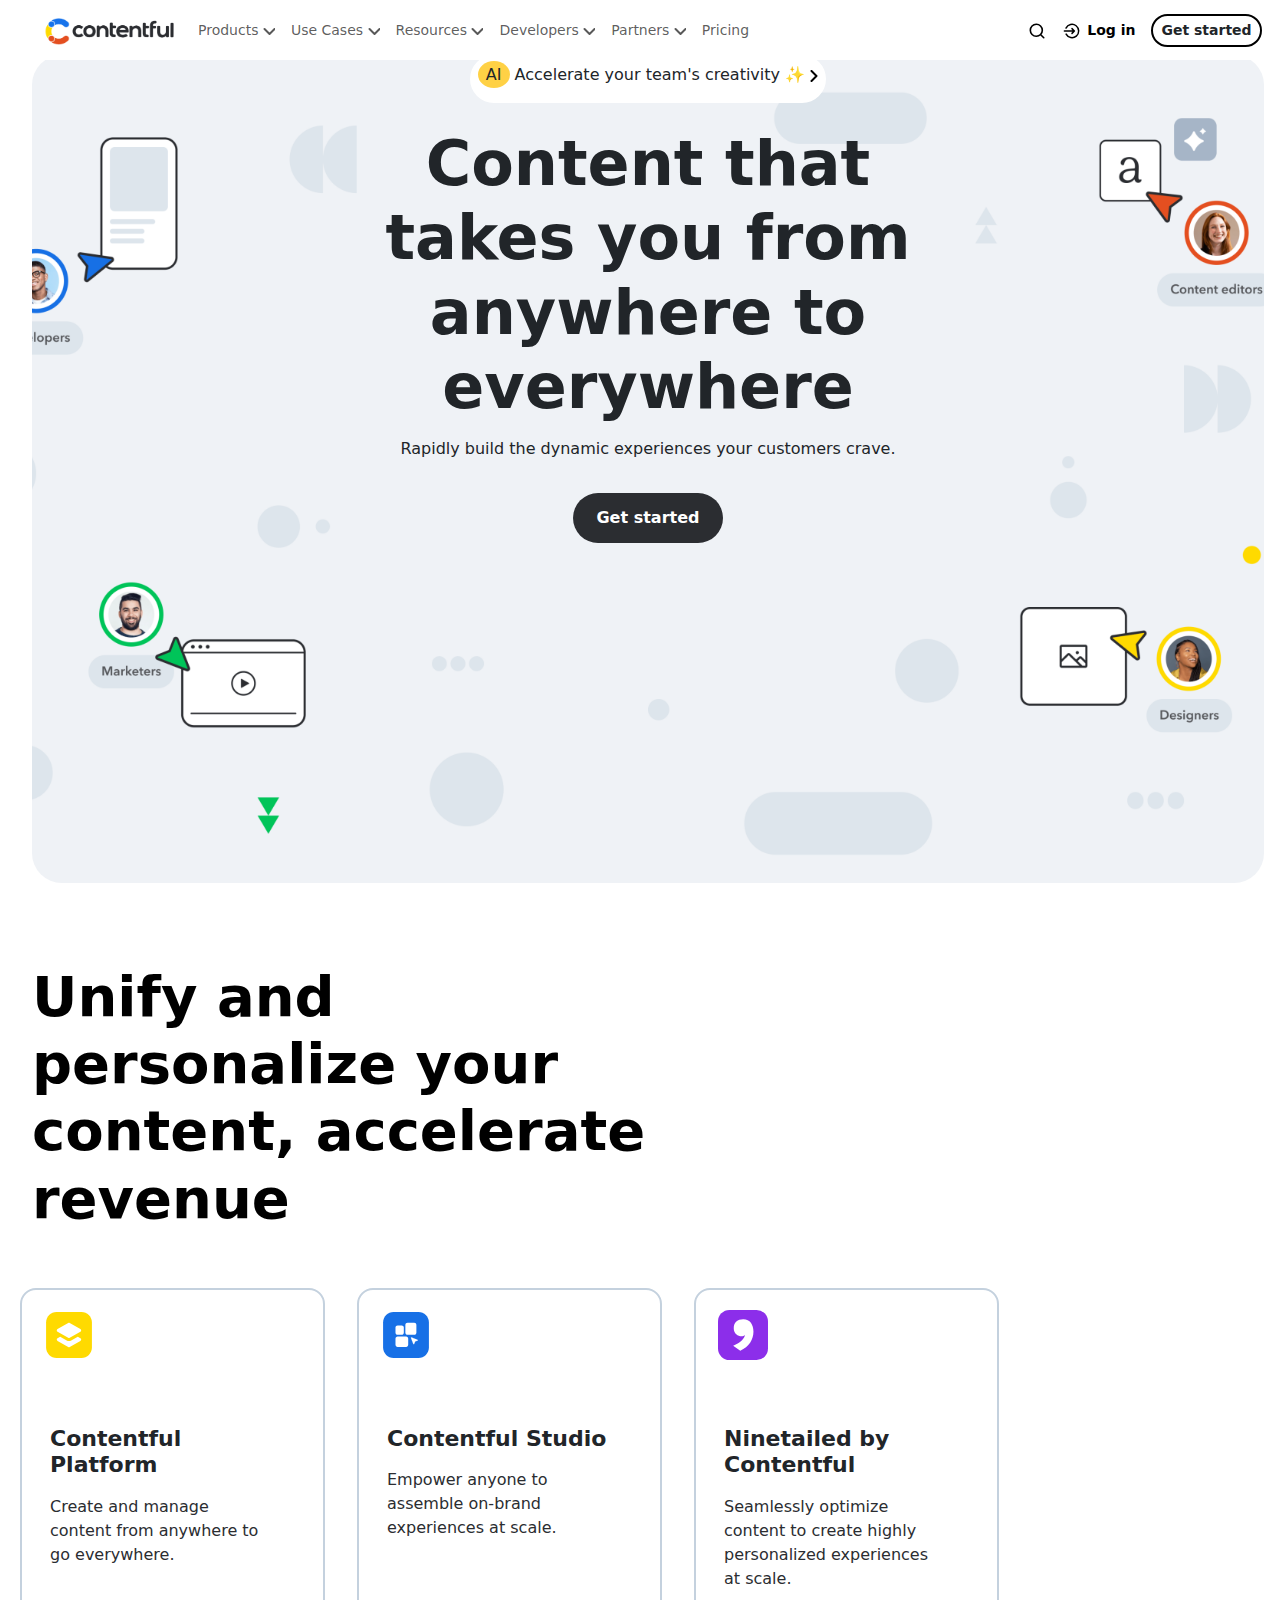
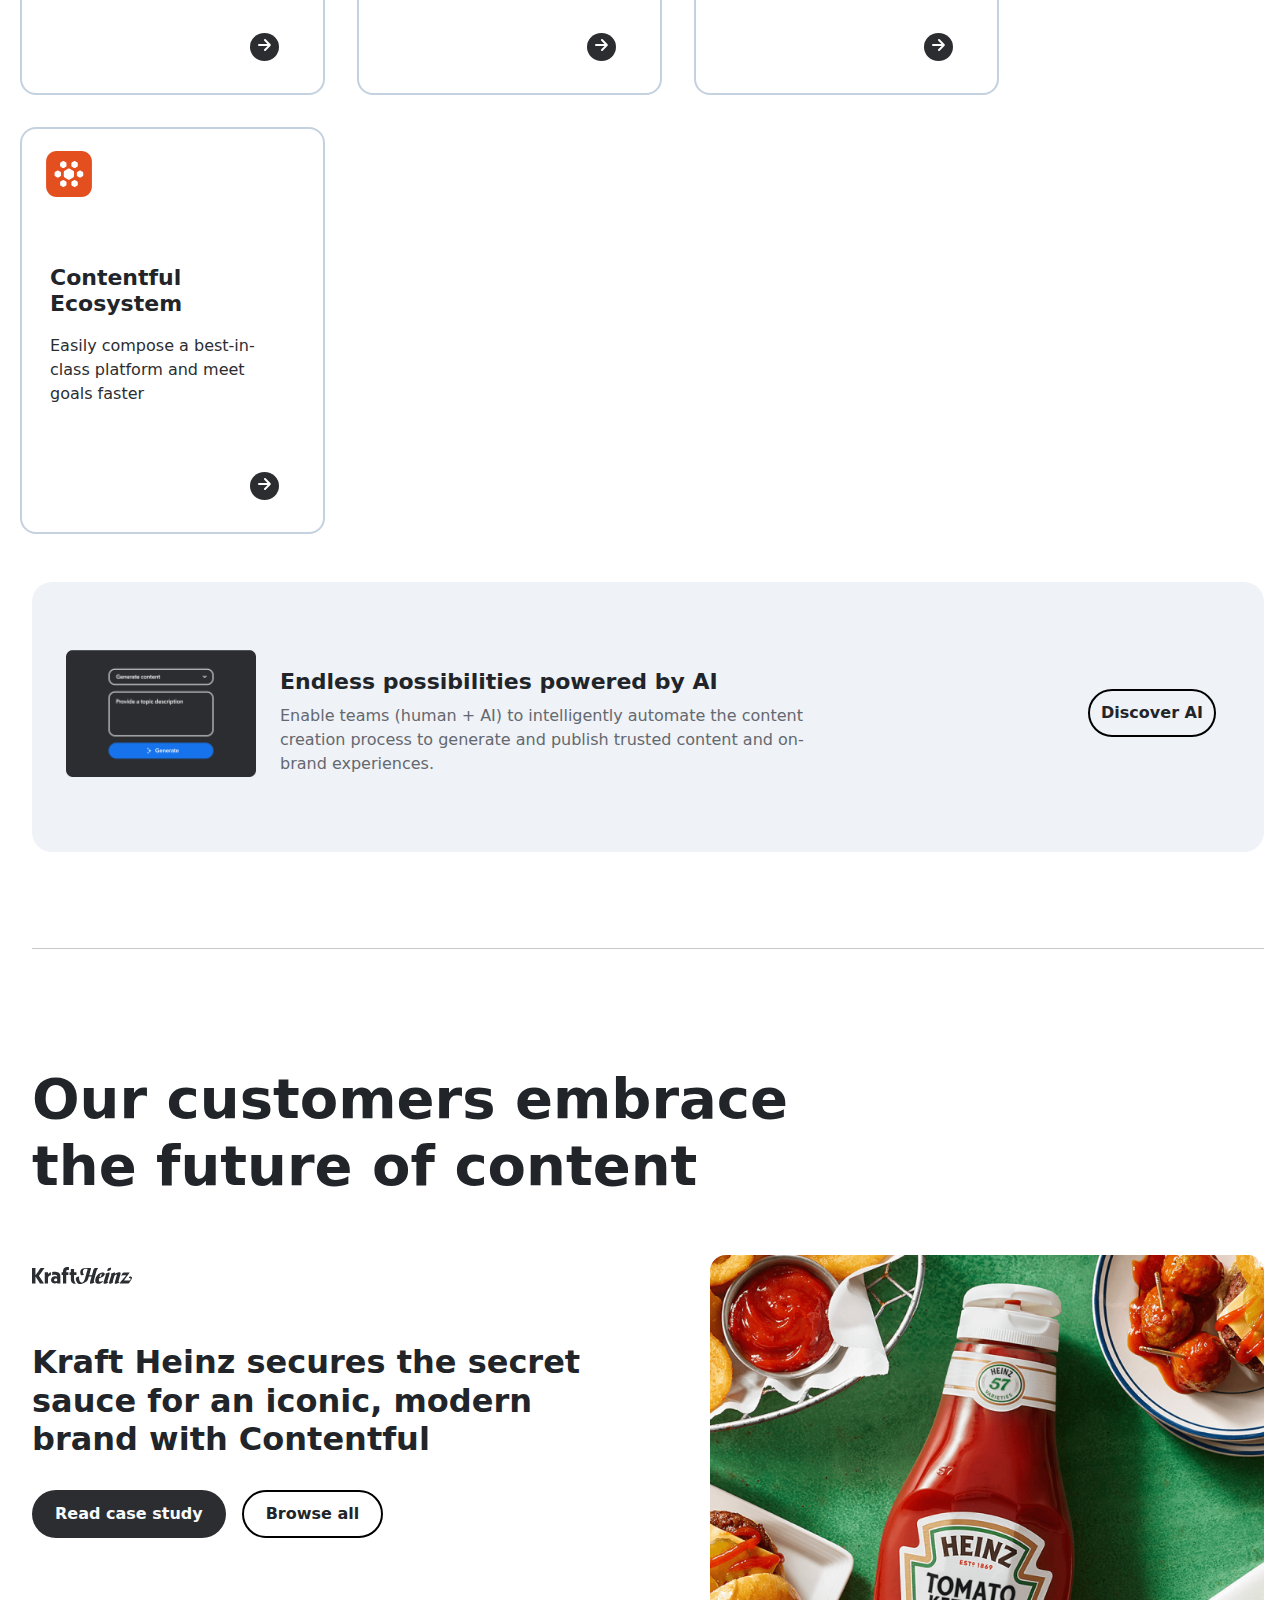
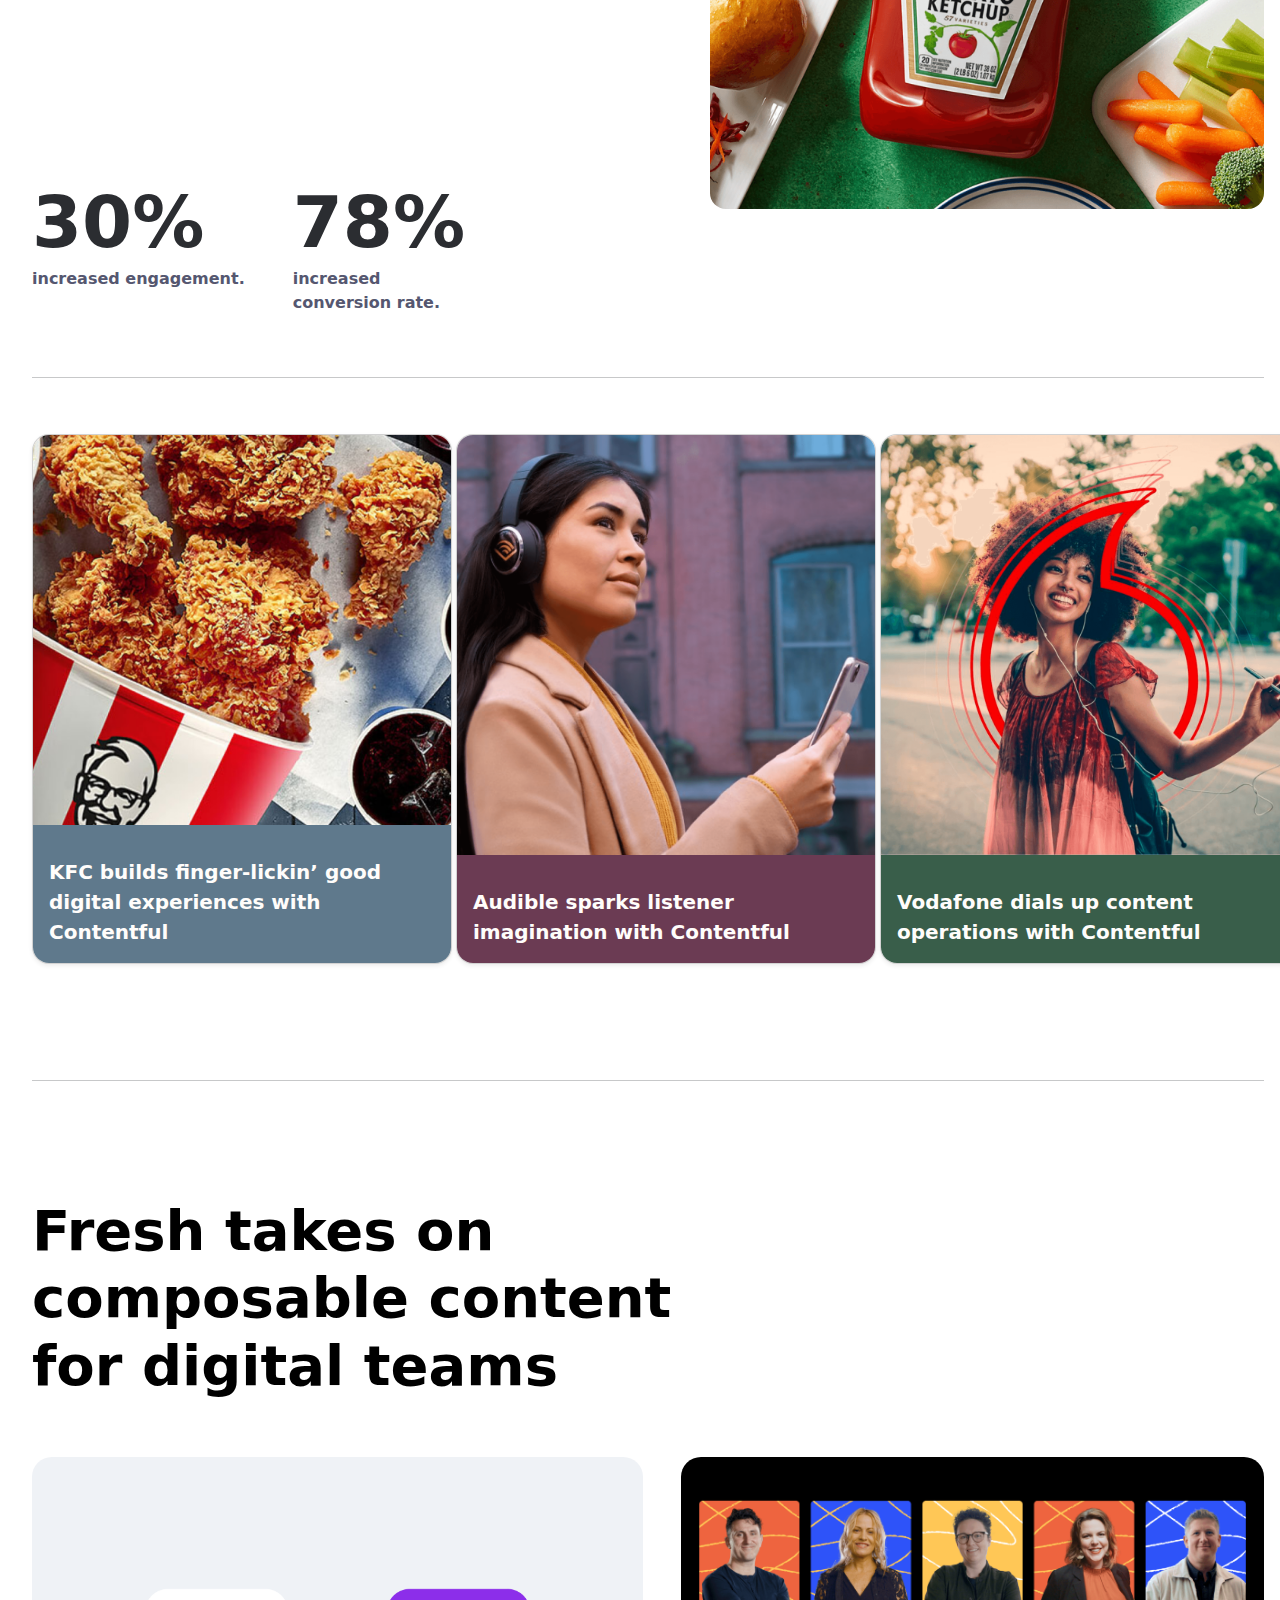
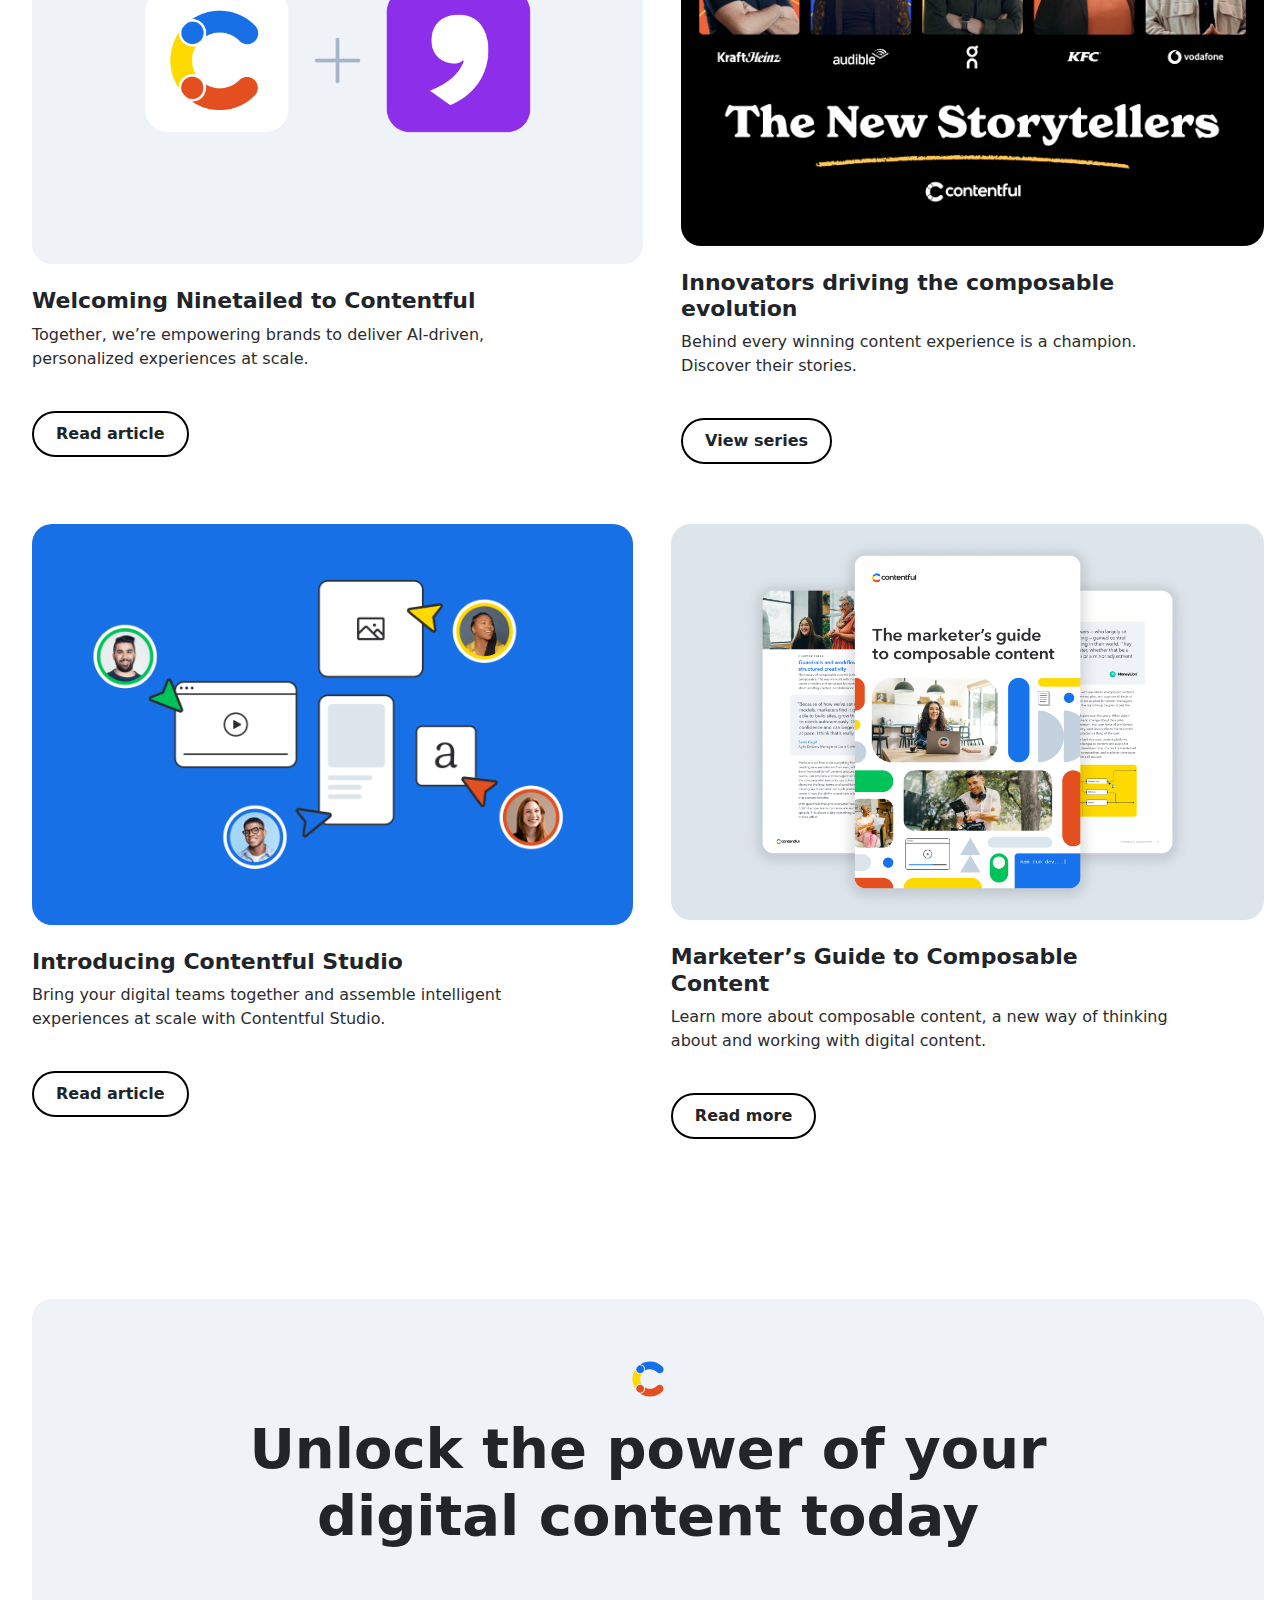
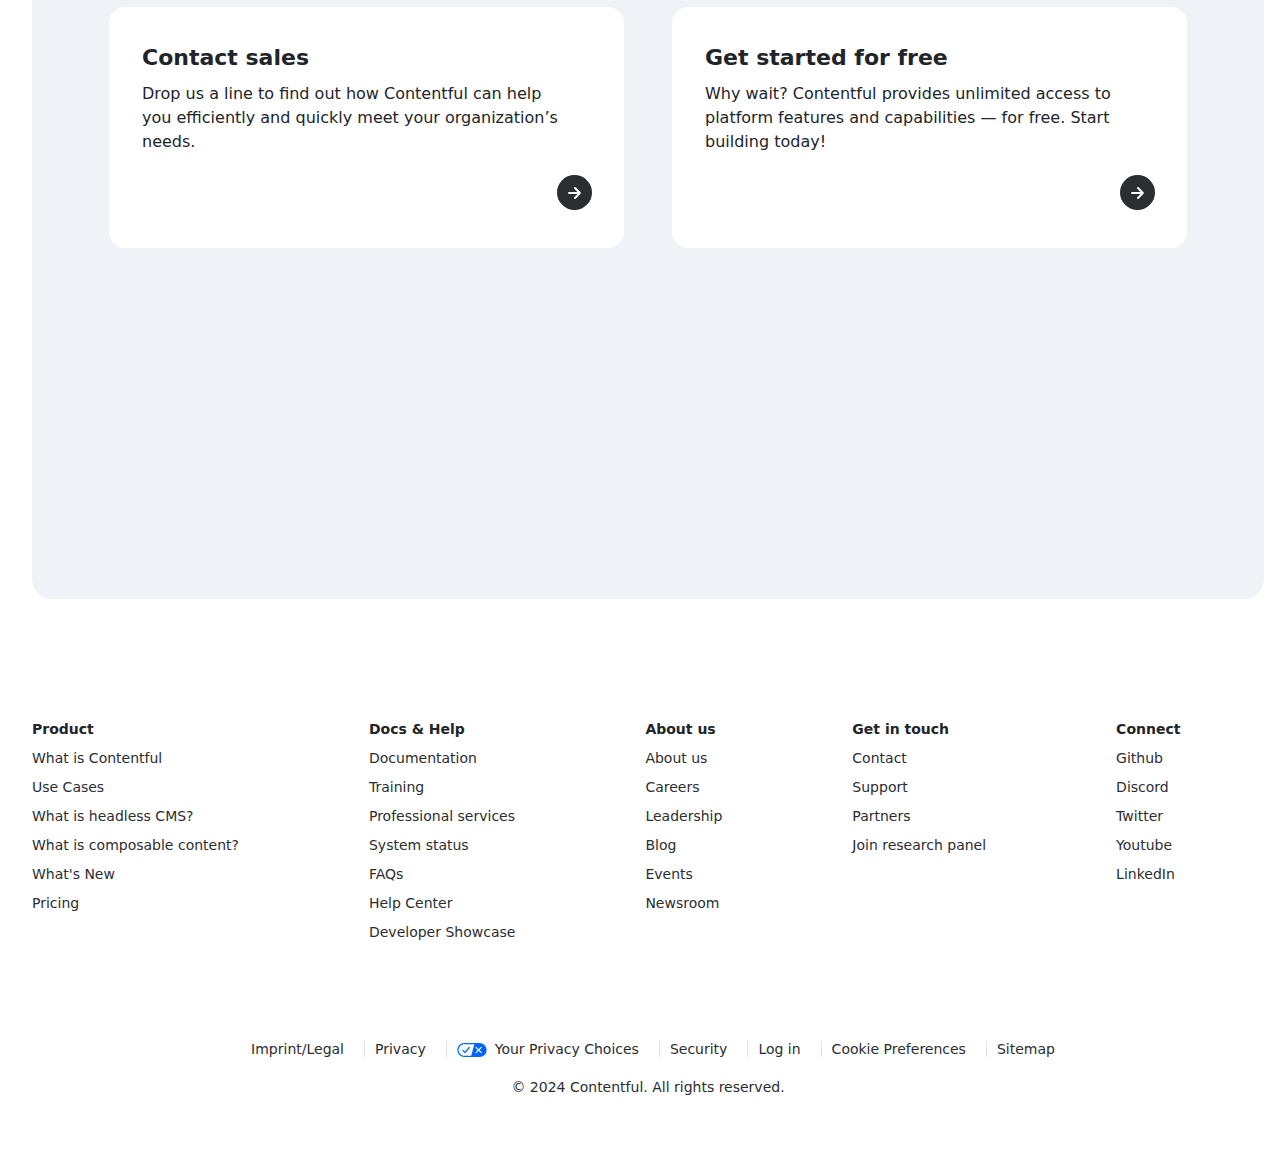
<file: index.html>
<!DOCTYPE html>
<html lang="en">
<head>
    <meta charset="UTF-8">
    <meta name="viewport" content="width=device-width, initial-scale=1.0">
    <title>Contentful</title>
    <link href="https://cdn.jsdelivr.net/npm/bootstrap@5.3.3/dist/css/bootstrap.min.css" rel="stylesheet" integrity="sha384-QWTKZyjpPEjISv5WaRU9OFeRpok6YctnYmDr5pNlyT2bRjXh0JMhjY6hW+ALEwIH" crossorigin="anonymous">
    <link rel="stylesheet" href="style.css">
</head>
<body>
    <nav class="navbar navbar-expand-lg bg-white" id="nav">
        <div class="container-fluid">
        <a class="navbar-brand" href="https://www.contentful.com/">
            <img src="/IMAGES/Contentful logo.png" class="img-fluid" alt="" width="130">
        </a>
        <button class="navbar-toggler" type="button" data-bs-toggle="collapse" data-bs-target="#navbarSupportedContent" aria-controls="navbarSupportedContent" aria-expanded="false" aria-label="Toggle navigation">
            <span class="navbar-toggler-icon"></span>
        </button>
        <div class="collapse navbar-collapse" id="navbarSupportedContent">
            <ul class="navbar-nav me-auto mb-2 mb-lg-0">
                <li class="nav-item dropdown">
                    <a class="nav-link" href="#" role="button" data-bs-toggle="dropdown" aria-expanded="false" id="drop">Products
                        <svg xmlns:xlink="http://www.w3.org/1999/xlink" xmlns="http://www.w3.org/2000/svg" fill="none" viewBox="0 0 12 12" width="12" height="12"><path stroke="currentColor" stroke-linecap="round" stroke-linejoin="round" stroke-width="2px" d="M1.533 4l5 5 5-5" fill="none"></path></svg>
                    </a>
                    <ul class="dropdown-menu bg-white border border-1 rounded-3 border-light" id="dropdown">
                        <div class="d-flex justify-content-center py-3 px-4" style="width: 55vw;" id="box5">
                            <div class="pe-3">
                                <!-- <div> -->
                                    <li class="pb-1">
                                        <a class="dropdown-item text-decoration-none text-dark" href="https://www.contentful.com/products/" id="display">
                                            <div class="d-flex row">
                                                <div>
                                                    <img src="/IMAGES/contentful-black.svg" class="img-fluid" width="30"    alt="">
                                                    <span class="ps-2">Why Contentful</span>
                                                    <img src="/IMAGES/svgexport-9.svg" alt="" class="img-fluid" id="image">
                                            </div>
                                            <div>
                                                <p class="space">See our composable content platform</p>
                                            </div>
                                            </div>
                                        </a>
                                    </li>
                                <!-- </div> -->
                                <!-- <div class=""> -->
                                    <li class="pb-1">
                                        <a href="https://www.contentful.com/products/platform/" class="dropdown-item text-dark text-decoration-none" id="display">
                                            <div class="d-flex row">
                                                <div>
                                                    <img src="/IMAGES/platform.svg" class="img-fluid" width="30" alt="">
                                                    <span class="ps-2">Platform</span>
                                                    <img src="/IMAGES/svgexport-9.svg" alt="" class="img-fluid" id="image">
                                                </div>
                                                <div>
                                                <p class="space">Deliver intelligent experiences from one source</p>
                                                </div>
                                            </div>
                                        </a>
                                    </li>
                                <!-- </div> -->
                                <!-- <div class=""> -->
                                    <li class="pb-1">
                                        <a href="https://www.contentful.com/products/studio/" class="dropdown-item text-decoration-none text-dark" id="display">
                                        <div class="d-flex row">
                                            <div>
                                                <img src="/IMAGES/studio.svg" class="img-fluid" width="30" alt="">
                                            <span class="ps-2">Studio</span>
                                            <div class="rounded-pill d-inline-block px-2 border" id="pill">New</div>
                                            <img src="/IMAGES/svgexport-9.svg" alt="" class="img-fluid" id="image">
                                            </div>
                                            <div>
                                                <p class="space">Visually assemble experiences at scale</p>
                                            </div>
                                        </div>
                                    </a>
                                </li>
                            <!-- </div> -->
                            <!-- <div class=""> -->
                                <li class="pb-1">
                                    <a href="https://www.contentful.com/products/ecosystem/" class="text-decoration-none text-dark dropdown-item" id="display">
                                        <div class="d-flex row">
                                            <div>
                                                <img src="/IMAGES/ecosystem.svg" class="img-fluid" width="30" alt="">
                                            <span class="ps-2">Ecosystem</span>
                                            <img src="/IMAGES/svgexport-9.svg" alt="" class="img-fluid" id="image">
                                            </div>
                                            <div>
                                                <p class="space">Scale with enterprise solutions & patnerships</p>
                                            </div>
                                        </div>
                                    </a>
                                </li>
                            <!-- </div> -->
                            <!-- <div class=""> -->
                                <li class="">
                                    <a href="https://www.contentful.com/marketplace/" class="text-decoration-none text-dark dropdown-item" id="display">
                                        <div class="d-flex row">
                                            <div>
                                                <img src="/IMAGES/marketplace.svg" class="img-fluid" width="30" alt="">
                                                <span class="ps-2">Marketplace</span>
                                                <img src="/IMAGES/svgexport-9.svg" alt="" class="img-fluid" id="image">
                                            </div>
                                            <div>
                                                <p class="space">Apps and integration to extend Contentful</p>
                                            </div>
                                        </div>
                                    </a>
                                </li>
                            <!-- </div> -->
                            </div>
                            <div class="vertical-line"></div>
                            <div class="ps-4" id="display1">
                                <a href="https://www.contentful.com/products/ai/" class="text-decoration-none text-dark">
                                    <img src="/IMAGES/NavPromo_-_AI_Desktop_2x.webp" alt="" width="400" class="img-fluid rounded-3" id="shadow">
                                    <div class="pt-4 text-center">
                                        <span id="span">AI and Contentful</span>
                                        <div class=" border rounded-pill d-inline-block px-2" id="pill">New</div>
                                        <p class="text">Discover how we're implementing AI to optimize content creation</p>
                                        <span id="bluecolor">Explore AI</span>
                                        <svg xmlns:xlink="http://www.w3.org/1999/xlink" xmlns="http://www.w3.org/2000/svg" fill="none" viewBox="0 0 8 12" width="8" height="12"><path stroke="#1770E5" stroke-linecap="round" stroke-linejoin="round" stroke-width="2px" d="M1.5 11l5-5-5-5" fill="none"></path></svg>
                                    </div>
                                </a>
                            </div>
                        </div>
                        </ul>
                <li class="nav-item dropdown">
                <a class="nav-link" href="#" role="button" data-bs-toggle="dropdown" aria-expanded="false" id="drop">Use Cases
                    <svg xmlns:xlink="http://www.w3.org/1999/xlink" xmlns="http://www.w3.org/2000/svg" fill="none" viewBox="0 0 12 12" width="12" height="12"><path stroke="currentColor" stroke-linecap="round" stroke-linejoin="round" stroke-width="2px" d="M1.533 4l5 5 5-5" fill="none"></path></svg>
                </a>
                <ul class="dropdown-menu bg-white border border-1 rounded-3 border-light" id="dropdown">
                    <div class="d-flex justify-content-center py-3 px-4" style="width: 55vw;" id="box6">
                        <div class="pe-3">
                            <!-- <div> -->
                                <li class="pb-1">
                                    <a class="dropdown-item text-decoration-none text-dark" href="https://www.contentful.com/use-case/global-campaign-management/" id="display">
                                        <div class="d-flex row">
                                            <div>
                                                <img src="/IMAGES/earth-locate.svg" class="img-fluid" width="20"    alt="">
                                                <span class="ps-2">Global Marketing & Localization</span>
                                                <img src="/IMAGES/svgexport-9.svg" alt="" class="img-fluid" id="image">
                                        </div>
                                        <div>
                                            <p class="space">
                                                Personalize content experiences</p>
                                        </div>
                                        </div>
                                    </a>
                                </li>
                            <!-- </div> -->
                            <!-- <div class=""> -->
                                <li class="pb-1">
                                    <a href="https://www.contentful.com/use-case/composable-commerce/" class="dropdown-item text-dark text-decoration-none" id="display">
                                        <div class="d-flex row">
                                            <div>
                                                <img src="/IMAGES/shopping-cart-1.svg" class="img-fluid" width="20" alt="">
                                                <span class="ps-2">Composable Commerce</span>
                                                <img src="/IMAGES/svgexport-9.svg" alt="" class="img-fluid" id="image">
                                            </div>
                                            <div>
                                            <p class="space">Commerce solutions at scale</p>
                                            </div>
                                        </div>
                                    </a>
                                </li>
                            <!-- </div> -->
                            <!-- <div class=""> -->
                                <li class="pb-1">
                                    <a href="https://www.contentful.com/use-case/support-portal-knowledge-base/" class="dropdown-item text-decoration-none text-dark" id="display">
                                    <div class="d-flex row">
                                        <div>
                                            <img src="/IMAGES/read-light-idea.svg" class="img-fluid" width="20" alt="">
                                        <span class="ps-2">Support Portal & Knowledgebase</span>
                                        <img src="/IMAGES/svgexport-9.svg" alt="" class="img-fluid" id="image">
                                        </div>
                                        <div>
                                            <p class="space">FAQs, intranets & more</p>
                                        </div>
                                    </div>
                                </a>
                            </li>
                        <!-- </div> -->
                        <!-- <div class=""> -->
                            <li class="">
                                <a href="https://www.contentful.com/use-case/fast-flexible-mobile-apps/" class="text-decoration-none text-dark dropdown-item" id="display">
                                    <div class="d-flex row">
                                        <div>
                                            <img src="/IMAGES/mobile-phone.svg" class="img-fluid" width="20" alt="">
                                        <span class="ps-2">Mobile Applications</span>
                                        <img src="/IMAGES/svgexport-9.svg" alt="" class="img-fluid" id="image">
                                        </div>
                                        <div>
                                            <p class="space">Powering mobile experiences for global brands</p>
                                        </div>
                                    </div>
                                </a>
                            </li>
                        <!-- </div> -->
                        </div>
                        <div class="vertical-line"></div>
                        <div class="ps-4" id="display1">
                            <a href="https://www.contentful.com/solutions/seo/" class="text-decoration-none text-dark">
                                <img src="/IMAGES/Navigation_highlight_for_SEO_Compliance_2x.webp" alt="" width="400" class="img-fluid rounded-3" id="shadow">
                                <div class="pt-4 text-center">
                                    <span id="span">SEO with Contentful</span>
                                    <p class="text">Ensuring your digital experiences are SEO-friendly.</p>
                                    <span id="bluecolor">Learn more</span>
                                    <svg xmlns:xlink="http://www.w3.org/1999/xlink" xmlns="http://www.w3.org/2000/svg" fill="none" viewBox="0 0 8 12" width="8" height="12"><path stroke="#1770E5" stroke-linecap="round" stroke-linejoin="round" stroke-width="2px" d="M1.5 11l5-5-5-5" fill="none"></path></svg>
                                </div>
                            </a>
                        </div>
                    </div>
                </ul>
            </li>
            <li class="nav-item dropdown">
                <a class="nav-link" href="#" role="button" data-bs-toggle="dropdown" aria-expanded="false" id="drop">Resources
                    <svg xmlns:xlink="http://www.w3.org/1999/xlink" xmlns="http://www.w3.org/2000/svg" fill="none" viewBox="0 0 12 12" width="12" height="12"><path stroke="currentColor" stroke-linecap="round" stroke-linejoin="round" stroke-width="2px" d="M1.533 4l5 5 5-5" fill="none"></path></svg>
                </a>
                <ul class="dropdown-menu bg-white border border-1 rounded-3 border-light" id="dropdown">
                    <div class="d-flex justify-content-center py-3 px-4" style="width: 55vw;" id="box7">
                        <div class="pe-3">
                            <!-- <div> -->
                                <li class="pb-1">
                                    <a class="dropdown-item text-decoration-none text-dark" href="https://www.contentful.com/resources/" id="display">
                                        <div class="d-flex row">
                                            <div>
                                                <img src="/IMAGES/monitor-programming-book.svg" class="img-fluid" width="20"    alt="">
                                                <span class="ps-2">Resource Center</span>
                                                <img src="/IMAGES/svgexport-9.svg" alt="" class="img-fluid" id="image">
                                        </div>
                                        <div>
                                            <p class="space">White-papers, e-books and videos</p>
                                        </div>
                                        </div>
                                    </a>
                                </li>
                            <!-- </div> -->
                            <!-- <div class=""> -->
                                <li class="pb-1">
                                    <a href="https://www.contentful.com/case-studies/" class="dropdown-item text-dark text-decoration-none" id="display">
                                        <div class="d-flex row">
                                            <div>
                                                <img src="/IMAGES/presentation-board-graph.svg" class="img-fluid" width="20" alt="">
                                                <span class="ps-2">Customer Case Studies</span>
                                                <img src="/IMAGES/svgexport-9.svg" alt="" class="img-fluid" id="image">
                                            </div>
                                            <div>
                                            <p class="space">Success stories with Contentful</p>
                                            </div>
                                        </div>
                                    </a>
                                </li>
                            <!-- </div> -->
                            <!-- <div class=""> -->
                                <li class="pb-1">
                                    <a href="https://www.contentful.com/blog/" class="dropdown-item text-decoration-none text-dark" id="display">
                                    <div class="d-flex row">
                                        <div>
                                            <img src="/IMAGES/monitor-page.svg" class="img-fluid" width="20" alt="">
                                        <span class="ps-2">Blog</span>
                                        <img src="/IMAGES/svgexport-9.svg" alt="" class="img-fluid" id="image">
                                        </div>
                                        <div>
                                            <p class="space">Get the latest from Contentful</p>
                                        </div>
                                    </div>
                                </a>
                            </li>
                        <!-- </div> -->
                        <!-- <div class=""> -->
                            <li class="pb-1">
                                <a href="https://www.contentful.com/events/" class="text-decoration-none text-dark dropdown-item" id="display">
                                    <div class="d-flex row">
                                        <div>
                                            <img src="/IMAGES/calendar-add-1.svg" class="img-fluid" width="20" alt="">
                                        <span class="ps-2">Events</span>
                                        <img src="/IMAGES/svgexport-9.svg" alt="" class="img-fluid" id="image">
                                        </div>
                                        <div>
                                            <p class="space">Let's meet up</p>
                                        </div>
                                    </div>
                                </a>
                            </li>
                        <!-- </div> -->
                            <li class="pb-1">
                                <a href="https://www.contentful.com/help/" class="text-decoration-none text-dark dropdown-item" id="display">
                                    <div class="d-flex row">
                                        <div>
                                            <img src="/IMAGES/messages-bubble-question.svg" class="img-fluid" width="20" alt="">
                                        <span class="ps-2">Help Centre</span>
                                        <img src="/IMAGES/svgexport-9.svg" alt="" class="img-fluid" id="image">
                                        </div>
                                        <div>
                                            <p class="space">We've got your back</p>
                                        </div>
                                    </div>
                                </a>
                            </li>
                            <li class="">
                                <a href="https://training.contentful.com/" class="text-decoration-none text-dark dropdown-item" id="display">
                                    <div class="d-flex row">
                                        <div>
                                            <img src="/IMAGES/study-owl.svg" class="img-fluid" width="20" alt="">
                                        <span class="ps-2">Learning Centre</span>
                                        <img src="/IMAGES/svgexport-9.svg" alt="" class="img-fluid" id="image">
                                        </div>
                                        <div>
                                            <p class="space">Live training, courses and certification</p>
                                        </div>
                                    </div>
                                </a>
                            </li>
                        </div>
                        <div class="vertical-line"></div>
                        <div class="ps-4" id="display1">
                            <a href="https://www.contentful.com/the-new-storytellers/" class="text-decoration-none text-dark">
                                <img src="/IMAGES/Flagship-Video-Promo-5-16_9_2x__2_ (1).webp" alt="" width="400" class="img-fluid rounded-3" id="shadow">
                                <div class="pt-4 text-center">
                                    <span id="span">The New Storytellers</span>
                                    <div class=" border rounded-pill d-inline-block px-2" id="pill">New</div>
                                    <p class="text">The people within our customer organizations driving change.</p>
                                    <span id="bluecolor">View their stories</span>
                                    <svg xmlns:xlink="http://www.w3.org/1999/xlink" xmlns="http://www.w3.org/2000/svg" fill="none" viewBox="0 0 8 12" width="8" height="12"><path stroke="#1770E5" stroke-linecap="round" stroke-linejoin="round" stroke-width="2px" d="M1.5 11l5-5-5-5" fill="none"></path></svg>
                                </div>
                            </a>
                        </div>
                    </div>
                </ul>
            </li>
            <li class="nav-item dropdown">
                <a class="nav-link" href="#" role="button" data-bs-toggle="dropdown" aria-expanded="false" id="drop">Developers
                    <svg xmlns:xlink="http://www.w3.org/1999/xlink" xmlns="http://www.w3.org/2000/svg" fill="none" viewBox="0 0 12 12" width="12" height="12"><path stroke="currentColor" stroke-linecap="round" stroke-linejoin="round" stroke-width="2px" d="M1.533 4l5 5 5-5" fill="none"></path></svg>
                </a>
                <ul class="dropdown-menu bg-white border border-1 rounded-3 border-light" id="dropdown">
                    <!-- <div class="" style="width: 35vw;"> -->
                        <div class="px-3 py-2" id="box6">
                            <!-- <div> -->
                                <li class="pb-1">
                                    <a class="dropdown-item text-decoration-none text-dark" href="https://www.contentful.com/developers/" id="display">
                                        <div class="d-flex row">
                                            <div>
                                                <img src="/IMAGES/programming-hold-code.svg" class="img-fluid" width="20"    alt="">
                                                <span class="ps-2">Developer Portal</span>
                                                <img src="/IMAGES/svgexport-9.svg" alt="" class="img-fluid" id="image">
                                        </div>
                                        <div>
                                            <p class="space">Meet your community</p>
                                        </div>
                                        </div>
                                    </a>
                                </li>
                            <!-- </div> -->
                            <!-- <div class=""> -->
                                <li class="pb-1">
                                    <a href="https://www.contentful.com/developers/docs/" class="dropdown-item text-dark text-decoration-none" id="display">
                                        <div class="d-flex row">
                                            <div>
                                                <img src="/IMAGES/paginate-filter-text.svg" class="img-fluid" width="20" alt="">
                                                <span class="ps-2">Documentation</span>
                                                <img src="/IMAGES/svgexport-9.svg" alt="" class="img-fluid" id="image">
                                            </div>
                                            <div>
                                            <p class="space">How to build with Contentful</p>
                                            </div>
                                        </div>
                                    </a>
                                </li>
                            <!-- </div> -->
                            <!-- <div class=""> -->
                                <li class="pb-1">
                                    <a href="https://www.contentful.com/starter-templates/" class="dropdown-item text-decoration-none text-dark" id="display">
                                    <div class="d-flex row">
                                        <div>
                                            <img src="/IMAGES/navigation-templates.svg" class="img-fluid" width="20" alt="">
                                        <span class="ps-2">Starter Templates</span>
                                        <img src="/IMAGES/svgexport-9.svg" alt="" class="img-fluid" id="image">
                                        </div>
                                        <div>
                                            <p class="space">Fast-track your project</p>
                                        </div>
                                    </div>
                                </a>
                            </li>
                        <!-- </div> -->
                        <!-- <div class=""> -->
                            <li class="pb-1">
                                <a href="https://www.contentful.com/technologies-getting-started/" class="text-decoration-none text-dark dropdown-item" id="display">
                                    <div class="d-flex row">
                                        <div>
                                            <img src="/IMAGES/browser-page-hierarchy.svg" class="img-fluid" width="20" alt="">
                                        <span class="ps-2">Technologies Getting Started</span>
                                        <img src="/IMAGES/svgexport-9.svg" alt="" class="img-fluid" id="image">
                                        </div>
                                        <div>
                                            <p class="space">Use the tools you love</p>
                                        </div>
                                    </div>
                                </a>
                            </li>
                        <!-- </div> -->
                            <li class="pb-1">
                                <a href="https://www.contentful.com/developers/showcase/" class="text-decoration-none text-dark dropdown-item" id="display">
                                    <div class="d-flex row">
                                        <div>
                                            <img src="/IMAGES/holy-code.svg" class="img-fluid" width="20" alt="">
                                        <span class="ps-2">Developer Showcase</span>
                                        <img src="/IMAGES/svgexport-9.svg" alt="" class="img-fluid" id="image">
                                        </div>
                                        <div>
                                            <p class="space">Awesome projects from the community</p>
                                        </div>
                                    </div>
                                </a>
                            </li>
                            <li class="">
                                <a href="https://www.contentful.com/blog/tag/developer/" class="text-decoration-none text-dark dropdown-item" id="display">
                                    <div class="d-flex row">
                                        <div>
                                            <img src="/IMAGES/programming-browser.svg" class="img-fluid" width="20" alt="">
                                        <span class="ps-2">Developer Blog</span>
                                        <img src="/IMAGES/svgexport-9.svg" alt="" class="img-fluid" id="image">
                                        </div>
                                        <div>
                                            <p class="space">Dev news, tips and how-tos</p>
                                        </div>
                                    </div>
                                </a>
                            </li>
                            <li class="">
                                <a href="https://www.contentful.com/developers/changelog/" class="text-decoration-none text-dark dropdown-item" id="display">
                                <div class="d-flex row">
                                    <div>
                                        <img src="/IMAGES/navigation-changelog.svg" class="img-fluid" width="20" alt="">
                                        <span class="ps-2">Changelog</span>
                                    <img src="/IMAGES/svgexport-9.svg" alt="" class="img-fluid" id="image">
                                    </div>
                                    <div>
                                        <p class="space">Stay up to date</p>
                                    </div>
                                </div>
                            </a>
                        </li>
                    <!-- </div> -->
                </ul>
            </li>
            <li class="nav-item dropdown">
                <a class="nav-link" href="#" role="button" data-bs-toggle="dropdown" aria-expanded="false" id="drop">Partners
                    <svg xmlns:xlink="http://www.w3.org/1999/xlink" xmlns="http://www.w3.org/2000/svg" fill="none" viewBox="0 0 12 12" width="12" height="12"><path stroke="currentColor" stroke-linecap="round" stroke-linejoin="round" stroke-width="2px" d="M1.533 4l5 5 5-5" fill="none"></path></svg>
                </a>
                <ul class="dropdown-menu bg-white border border-1 rounded-3 border-light" id="dropdown">
                    <!-- <div class="" style="width: 35vw;"> -->
                        <div class="px-3 py-2" id="box8">
                            <!-- <div> -->
                                <li class="pb-1">
                                    <a class="dropdown-item text-decoration-none text-dark" href="https://www.contentful.com/partners/" id="display">
                                        <div class="d-flex row">
                                            <div>
                                                <img src="/IMAGES/people-network.svg" class="img-fluid" width="20"    alt="">
                                                <span class="ps-2">Overview</span>
                                                <img src="/IMAGES/svgexport-9.svg" alt="" class="img-fluid" id="image">
                                        </div>
                                        <div>
                                            <p class="space">Meet your community</p>
                                        </div>
                                        </div>
                                    </a>
                                </li>
                            <!-- </div> -->
                            <!-- <div class=""> -->
                                <li class="pb-1">
                                    <a href="https://www.contentful.com/partners/solutions/" class="dropdown-item text-dark text-decoration-none" id="display">
                                        <div class="d-flex row">
                                            <div>
                                                <img src="/IMAGES/search.svg" class="img-fluid" width="20" alt="">
                                                <span class="ps-2">Find a Partner</span>
                                                <img src="/IMAGES/svgexport-9.svg" alt="" class="img-fluid" id="image">
                                            </div>
                                            <div>
                                            <p class="space">Get help implementing Contentful</p>
                                            </div>
                                        </div>
                                    </a>
                                </li>
                            <!-- </div> -->
                            <!-- <div class=""> -->
                                <li class="pb-1">
                                    <a href="https://www.contentful.com/partners/contact/" class="dropdown-item text-decoration-none text-dark" id="display">
                                    <div class="d-flex row">
                                        <div>
                                            <img src="/IMAGES/person-check.svg" class="img-fluid" width="20" alt="">
                                        <span class="ps-2">Become a Partner</span>
                                        <img src="/IMAGES/svgexport-9.svg" alt="" class="img-fluid" id="image">
                                        </div>
                                        <div>
                                            <p class="space">Join our rewarding partner program</p>
                                        </div>
                                    </div>
                                </a>
                            </li>
                        <!-- </div> -->
                        <!-- <div class=""> -->
                            <li class="">
                                <a href="https://contentful.allbound.com/" class="text-decoration-none text-dark dropdown-item" id="display">
                                    <div class="d-flex row">
                                        <div>
                                            <img src="/IMAGES/multiple-circle.svg" class="img-fluid" width="20" alt="">
                                        <span class="ps-2">Partner Portal</span>
                                        <img src="/IMAGES/svgexport-9.svg" alt="" class="img-fluid" id="image">
                                        </div>
                                        <div>
                                            <p class="space">Full toolkit for partners</p>
                                        </div>
                                    </div>
                                </a>
                            </li>
                        <!-- </div> -->
                </ul>
            </li>
            <li class="nav-item">
                <a class="nav-link" href="https://www.contentful.com/pricing/" id="drop">Pricing</a>
            </li>
            </ul>
            <div class="d-flex gap-3 align-items-center" id="box8">
                <a href="https://www.contentful.com/search/" id="bluehover">
                    <svg xmlns:xlink="http://www.w3.org/1999/xlink" xmlns="http://www.w3.org/2000/svg" fill="none" viewBox="0 0 20 20" width="18" height="20"><path stroke="currentColor" stroke-linecap="round" stroke-linejoin="round" stroke-width="1.8px" d="M9.167 15.833a6.667 6.667 0 100-13.333 6.667 6.667 0 000 13.333zM17.5 17.5l-3.625-3.625" fill="none"></path></svg>
                </a>
                <a href="https://be.contentful.com/login/" class="text-decoration-none" id="bluehover">
                    <svg xmlns:xlink="http://www.w3.org/1999/xlink" xmlns="http://www.w3.org/2000/svg" fill="none" viewBox="0 0 24 24" width="20" height="20"><path stroke="currentColor" stroke-linecap="round" stroke-linejoin="round" stroke-width="1.8px" d="M2.846 11.997h12.006M12 9.138l2.86 2.858L12 14.855M4.8 8.493a8.004 8.004 0 11.136 7.274" fill="none"></path></svg>
                    Log in
                </a>
                <a href="https://www.contentful.com/get-started/" class="btn text-decoration-none rounded-pill btn-sm" id="change">Get started</a>
            </div>
        </div>
        </div>
    </nav>









    




    <section class="hero">
        <div class="text-center" id="herotext">
            <div class="d-flex justify-content-center">
                <a href="https://www.contentful.com/products/ai/" class="d-flex rounded-pill text-decoration-none text-dark justify-content-evenly align-items-center pt-2 px-2" style="width: fit-content; min-height: fit-content;" id="button">
                    <p><em class="bg-warning fst-normal py-1 px-2 rounded-circle bg-opacity-75">AI</em> Accelerate your team's creativity ✨ <svg xmlns:xlink="http://www.w3.org/1999/xlink" xmlns="http://www.w3.org/2000/svg" fill="none" viewBox="0 0 8 12" width="8" height="12"><path stroke="#000000" stroke-linecap="round" stroke-linejoin="round" stroke-width="2px" d="M1.5 11l5-5-5-5" fill="none"></path></svg></p>
                </a>
            </div>
            <h1 class="pt-4 pb-1">Content that takes you from anywhere to everywhere</h1>
            <p class="">Rapidly build the dynamic experiences your customers crave.</p>
            <div class="pt-3">
                <a href="https://www.contentful.com/get-started/" class="btn rounded-pill fw-bold" id="bluebutton">Get started</a>
            </div>
        </div>
    </section>
    <section class="section2">
        <div class="h2">
            <h2 class="pb-5">Unify and personalize your content, accelerate revenue</h2>
        </div>
        <div class="d-flex justify-content-center">
            <div class="row pb-5">
                <div class="col-lg-2 col-sm-12 card rounded-4 pb-3" style="width: 305px;" id="box">
                    <a href="https://www.contentful.com/products/platform/" class="text-decoration-none text-dark">
                        <img src="/IMAGES/platform.svg" width="60" class="img-fluid" alt="...">
                    <div class="card-body">
                    <div class="card_content">
                        <h5 class="card-title pb-lg-2">Contentful Platform</h5>
                        <p class="card-text pe-lg-4">Create and manage content from anywhere to go everywhere.</p>
                    </div>
                    <!-- <br> -->
                    <span class="rounded-circle px-2 pb-1 d-inline-block justify-content-center" id="arrow">
                        <svg xmlns:xlink="http://www.w3.org/1999/xlink" xmlns="http://www.w3.org/2000/svg" fill="none" viewBox="0 0 13 12" width="13" height="12"><path fill="#FFFFFF" d="M1 5a1 1 0 000 2V5zm11 0H1v2h11V5z"></path><path stroke="#FFFFFF" stroke-linecap="round" stroke-width="2px" d="M7 11l4.617-4.617a.5.5 0 000-.707L7 1.058" fill="none"></path></svg>
                    </span>
                    </div>
                    </a>
                </div>
                <div class="col-lg-2 col-sm-12 card rounded-4 pb-3" style="width: 305px;" id="box">
                    <a href="https://www.contentful.com/products/studio/" class="text-decoration-none text-dark">
                        <img src="/IMAGES/studio.svg" width="60" class="img-fluid" alt="...">
                    <div class="card-body ">
                    <div class="card_content">
                        <h5 class="card-title pb-lg-2">Contentful Studio</h5>
                        <p class="card-text pe-lg-4">Empower anyone to assemble on-brand experiences at scale.</p>
                    </div>
                    <!-- <br> -->
                    <!-- <br> -->
                    <span class="rounded-circle px-2 pb-1 d-inline-block justify-content-center" id="arrow">
                        <svg xmlns:xlink="http://www.w3.org/1999/xlink" xmlns="http://www.w3.org/2000/svg" fill="none" viewBox="0 0 13 12" width="13" height="12"><path fill="#FFFFFF" d="M1 5a1 1 0 000 2V5zm11 0H1v2h11V5z"></path><path stroke="#FFFFFF" stroke-linecap="round" stroke-width="2px" d="M7 11l4.617-4.617a.5.5 0 000-.707L7 1.058" fill="none"></path></svg>
                    </span>
                    </div>
                    </a>
                </div>
                <div class="col-lg-2 col-sm-12 card rounded-4 pb-3" style="width: 305px;" id="box">
                    <a href="https://www.contentful.com/products/platform/" class="text-decoration-none text-dark">
                        <img src="/IMAGES/Ninetailed_logo.svg" width="60" class="img-fluid" alt="...">
                    <div class="card-body">
                    <div class="card_content">
                        <h5 class="card-title pb-lg-2">Ninetailed by Contentful</h5>
                        <p class="card-text pe-lg-4">Seamlessly optimize content to create highly personalized experiences at scale.</p>
                    </div>
                    <span class="rounded-circle px-2 pb-1 d-inline-block justify-content-center" id="arrow">
                        <svg xmlns:xlink="http://www.w3.org/1999/xlink" xmlns="http://www.w3.org/2000/svg" fill="none" viewBox="0 0 13 12" width="13" height="12"><path fill="#FFFFFF" d="M1 5a1 1 0 000 2V5zm11 0H1v2h11V5z"></path><path stroke="#FFFFFF" stroke-linecap="round" stroke-width="2px" d="M7 11l4.617-4.617a.5.5 0 000-.707L7 1.058" fill="none"></path></svg>
                    </span>
                    </div>
                    </a>
                </div>
                <div class="col-lg-2 col-sm-12 card rounded-4 pb-3" style="width: 305px;" id="box">
                    <a href="https://www.contentful.com/products/ecosystem/" class="text-decoration-none text-dark">
                        <img src="/IMAGES/ecosystem.svg" width="60" class="img-fluid" alt="...">
                    <div class="card-body">
                    <div class="card_content">
                        <h5 class="card-title pb-lg-2">Contentful Ecosystem</h5>
                        <p class="card-text pe-lg-4">Easily compose a best-in-class platform and meet goals faster</p>
                    </div>
                    <!-- <br> -->
                    <span class="rounded-circle px-2 pb-1 d-inline-block justify-content-center" id="arrow">
                        <svg xmlns:xlink="http://www.w3.org/1999/xlink" xmlns="http://www.w3.org/2000/svg" fill="none" viewBox="0 0 13 12" width="13" height="12"><path fill="#FFFFFF" d="M1 5a1 1 0 000 2V5zm11 0H1v2h11V5z"></path><path stroke="#FFFFFF" stroke-linecap="round" stroke-width="2px" d="M7 11l4.617-4.617a.5.5 0 000-.707L7 1.058" fill="none"></path></svg>
                    </span>
                    </div>
                    </a>
                </div>
            </div>
        </div>
        <div class="spacing">
            <div class="d-lg-flex justify-content-lg-between align-items-lg-center pt-lg-5 pb-lg-4 ps-lg-4 pe-lg-5" id="container">
                <img src="/IMAGES/home_ai.webp" class="img-fluid" alt="" width="200">
                <div class="d-lg-flex ps-lg-4">
                    <div class="text1">
                        <p id="font">Endless possibilities powered by AI</p>
                        <p class="font">Enable teams (human + AI) to intelligently automate the content creation process to generate and publish trusted content and on-brand experiences.</p>
                    </div>
                    <div class="pt-lg-4">
                        <a href="https://www.contentful.com/products/ai/" class=" btn text-decoration-none text-capitalize rounded-pill" id="butt">discover aI</a>
                    </div>
                </div>
            </div>
        </div>
    </section>
    <hr>
    <section class="section3">
        <div class="box">
            <div>
                <h2 class="pb-lg-5">Our customers embrace the future of content</h2>
            </div>
            <div class="d-lg-flex justify-content-lg-between" id="flex_direction">
                <div class="boxa">
                    <img src="/IMAGES/Kraft_Heinz-black.svg" class="img-fluid pb-lg-5" alt="">
                    <h3>Kraft Heinz secures the secret sauce for an iconic, modern brand with Contentful</h3>
                    <div class="d-flex pt-lg-4">
                        <div class="pe-3">
                            <a href="#" class="text-decoration-none btn text-light rounded-pill" id="bluebutt">Read case study</a>
                        </div>
                        <div>
                            <a href="#" class="text-decoration-none btn rounded-pill" id="blueborder" >Browse all</a>
                        </div>
                    </div>
                    <div class="d-flex" id="numbers">
                        <div class="pe-5">
                            <p class="num">30%</p>
                            <p class="numtext">increased engagement.</p>
                        </div>
                        <div class="pad">
                            <p class="num">78%</p>
                            <p class="numtext2">increased conversion rate.</p>
                        </div>
                    </div>
                </div>
                <div>
                    <img src="/IMAGES/Flagship-Kraft-Case-Study-Module-1_1_2x.webp" class="img-fluid rounded-4" width="" height="" alt="">
                </div>
            </div>
        </div>
        <hr>
        <div>
            <div class="box-space">
                <div class="row">
                    <div class="col-lg-3 col-sm-12">
                        <a href="#" class="card shadow-sm text-decoration-none" id="carda">
                            <img src="/IMAGES/Case-Study-Card-KFC-3_2.webp" class="img-fluid" alt="" id="cardimage">
                        <img src="/IMAGES/KFC.svg" class="img-fluid" alt="" id="imgposition">
                        <div class="card-body" id="card-bodya">
                        <p class="card-text pt-3">KFC builds finger-lickin’ good digital experiences with Contentful</p>
                        </div>
                        </a>
                    </div>
                    <div class="col-lg-3 col-sm-12">
                        <a href="#" class="card shadow-sm text-decoration-none" id="carda">
                            <img src="/IMAGES/audible_hero_16_9_2x.webp" class="img-fluid" alt="" id="cardimage">
                        <img src="/IMAGES/Audible.svg" class="img-fluid" alt="" id="imgposition">
                        <div class="card-body" id="card-bodyb">
                        <p class="card-text pt-3">Audible sparks listener imagination with Contentful</p>
                        </div>
                        </a>
                    </div>
                    <div class="col-lg-3 col-sm-12">
                        <a href="#" class="card shadow-sm text-decoration-none" id="carda">
                            <img src="/IMAGES/Vodafone_Hero_3_2.webp" class="img-fluid" alt="" id="cardimage">
                        <img src="/IMAGES/Vodafone.svg" class="img-fluid" alt="" id="imgposition">
                        <div class="card-body" id="card-bodyc">
                        <p class="card-text pt-3">Vodafone dials up content operations with Contentful</p>
                        </div>
                        </a>
                    </div>
                </div>
            </div>
        </div>
        <hr>
        <div>
            <div class="container1">
                <div>
                    <h2>Fresh takes on composable content for digital teams</h2>
                </div>
                <div class="d-lg-flex" id="spaced">
                    <div class="box1">
                        <img src="/IMAGES/Contentful_Ninetailed_Blog_Image_3-2.webp" class="img-fluid" alt="" width="700" id="sizing">
                        <div class="pt-4">
                            <div class="width_box">
                                <h4>Welcoming Ninetailed to Contentful</h4>
                                <p>Together, we’re empowering brands to deliver AI-driven, personalized experiences at scale.</p>
                            </div>
                            <div class="pt-4">
                                <a href="#" class="text-decoration-none btn rounded-pill" id="buttblue">Read article</a>
                            </div>
                        </div>
                    </div>
                    <div class="box1">
                        <img src="/IMAGES/Flagship-Promo-5-3_2_2x.webp" class="img-fluid" alt="" width="700" id="sizing">
                        <div class="pt-4">
                            <div class="width_box">
                                <h4>Innovators driving the composable evolution</h4>
                                <p>Behind every winning content experience is a champion. Discover their stories.</p>
                            </div>
                            <div class="pt-4">
                            <a href="#" class="text-decoration-none btn rounded-pill" id="buttblue">View series</a>
                        </div>
                        </div>
                    </div>
                </div>
                <div class="d-lg-flex" id="spaced">
                    <div class="box1">
                        <img src="/IMAGES/Studio-Blog_3_2_2x__1_.webp" class="img-fluid" alt="" width="700" id="sizing">
                        <div class="pt-4">
                            <div class="width_box1">
                                <h4>Introducing Contentful Studio</h4>
                                <p>Bring your digital teams together and assemble intelligent experiences at scale with Contentful Studio.</p>
                            </div>
                            <div class="pt-4">
                                <a href="#" class="text-decoration-none btn rounded-pill" id="buttblue">Read article</a>
                            </div>
                        </div>
                    </div>
                    <div class="box1">
                        <img src="/IMAGES/MGTCC_Module_544x363_V3.webp" class="img-fluid" alt="" width="700" id="sizing">
                        <div class="pt-4">
                            <div class="width_box1">
                                <h4>Marketer’s Guide to Composable Content</h4>
                                <p>Learn more about composable content, a new way of thinking about and working with digital content.</p>
                            </div>
                            <div class="pt-4">
                                <a href="#" class="text-decoration-none btn rounded-pill" id="buttblue">Read more</a>
                            </div>
                        </div>
                    </div>
                </div>
            </div>
            <div class="container2">
                <div class="box4 text-center">
                    <img src="/IMAGES/Logo.svg" class="img-fluid pb-3" alt="" width="40">
                    <h2>Unlock the power of your digital content today</h2>
                </div>
                <div class="" id="card_container">
                    <div class="card rounded-4">
                        <a href="#" class="text-decoration-none text-dark">
                            <div class="card-body">
                                <div class="height">
                                    <p class="card-title pt-lg-3 pt-sm-2">Contact sales</p>
                                    <p class="card-text">Drop us a line to find out how Contentful can help you efficiently and quickly meet your organization’s needs.</p>
                                </div>
                                <!-- <br> -->
                                <span class="rounded-circle d-flex align-items-center justify-content-center" id="arrow1">
                                    <svg xmlns:xlink="http://www.w3.org/1999/xlink" xmlns="http://www.w3.org/2000/svg" fill="none" viewBox="0 0 13 12" width="13" height="12"><path fill="#FFFFFF" d="M1 5a1 1 0 000 2V5zm11 0H1v2h11V5z"></path><path stroke="#FFFFFF" stroke-linecap="round" stroke-width="2px" d="M7 11l4.617-4.617a.5.5 0 000-.707L7 1.058" fill="none"></path></svg>
                                </span>
                                </div>
                        </a>
                    </div>
                    <div class="card rounded-4">
                        <a href="#" class="text-decoration-none text-dark">
                            <div class="card-body">
                                <div class="height">
                                    <p class="card-title pt-lg-3 pt-sm-2">Get started for free</p>
                                    <p class="card-text">Why wait? Contentful provides unlimited access to platform features and capabilities — for free. Start building today!</p>
                                </div>
                                <span class="rounded-circle d-flex justify-content-center align-items-center" id="arrow1">
                                    <svg xmlns:xlink="http://www.w3.org/1999/xlink" xmlns="http://www.w3.org/2000/svg" fill="none" viewBox="0 0 13 12" width="13" height="12"><path fill="#FFFFFF" d="M1 5a1 1 0 000 2V5zm11 0H1v2h11V5z"></path><path stroke="#FFFFFF" stroke-linecap="round" stroke-width="2px" d="M7 11l4.617-4.617a.5.5 0 000-.707L7 1.058" fill="none"></path></svg>
                                </span>
                                </div>
                        </a>
                    </div>
                </div>
            </div>
        </div>
    </section>
    <footer>
        <div>
            <ul class="list-unstyled" id="mainlist">
                <li class="list">Product
                    <ul class="list-unstyled pt-2" id="innerlist">
                        <li class="mb-2"><a href="#" class="text-decoration-none">What is Contentful</a></li>
                        <li class="mb-2"><a href="#" class="text-decoration-none">Use Cases</a></li>
                        <li class="mb-2"><a href="#" class="text-decoration-none">What is headless CMS?</a></li>
                        <li class="mb-2"><a href="#" class="text-decoration-none">What is composable content?</a></li>
                        <li class="mb-2"><a href="#" class="text-decoration-none">What's New</a></li>
                        <li class="mb-2"><a href="#" class="text-decoration-none">Pricing</a></li>
                    </ul>
                </li>
                <li>Docs & Help
                    <ul class="list-unstyled pt-2" id="innerlist">
                        <li class="mb-2"><a href="#" class="text-decoration-none">Documentation</a></li>
                        <li class="mb-2"><a href="#" class="text-decoration-none">Training</a></li>
                        <li class="mb-2"><a href="#" class="text-decoration-none">Professional services</a></li>
                        <li class="mb-2"><a href="#" class="text-decoration-none">System status</a></li>
                        <li class="mb-2"><a href="#" class="text-decoration-none">FAQs</a></li>
                        <li class="mb-2"><a href="#" class="text-decoration-none">Help Center</a></li>
                        <li class="mb-2"><a href="#" class="text-decoration-none">Developer Showcase</a></li>
                    </ul>
                </li>
                <li>About us
                    <ul class="list-unstyled pt-2" id="innerlist">
                        <li class="mb-2"><a href="#" class="text-decoration-none">About us</a></li>
                        <li class="mb-2"><a href="#" class="text-decoration-none">Careers</a></li>
                        <li class="mb-2"><a href="#" class="text-decoration-none">Leadership</a></li>
                        <li class="mb-2"><a href="#" class="text-decoration-none">Blog</a></li>
                        <li class="mb-2"><a href="#" class="text-decoration-none">Events</a></li>
                        <li class="mb-2"><a href="#" class="text-decoration-none">Newsroom</a></li>
                    </ul>
                </li>
                <li>Get in touch
                    <ul class="list-unstyled pt-2" id="innerlist">
                        <li class="mb-2"><a href="#" class="text-decoration-none">Contact</a></li>
                        <li class="mb-2"><a href="#" class="text-decoration-none">Support</a></li>
                        <li class="mb-2"><a href="#" class="text-decoration-none">Partners</a></li>
                        <li class="mb-2"><a href="#" class="text-decoration-none">Join research panel</a></li>
                    </ul>
                </li>
                <li>Connect
                    <ul class="list-unstyled pt-2" id="innerlist">
                        <li class="mb-2"><a href="#" class="text-decoration-none">Github</a></li>
                        <li class="mb-2"><a href="#" class="text-decoration-none">Discord</a></li>
                        <li class="mb-2"><a href="#" class="text-decoration-none">Twitter</a></li>
                        <li class="mb-2"><a href="#" class="text-decoration-none">Youtube</a></li>
                        <li class="mb-2"><a href="#" class="text-decoration-none">LinkedIn</a></li>
                    </ul>
                </li>
            </ul>
        </div>
        <div>
            <div class="accordion" id="accordionExample">
                <div class="accordion-item">
                <h2 class="accordion-header">
                    <button class="accordion-button bg-transparent shadow-none border-0" type="button" data-bs-toggle="collapse" data-bs-target="#collapseOne" aria-expanded="false" aria-controls="collapseOne">Product
                    </button>
                </h2>
                <div id="collapseOne" class="accordion-collapse collapse" data-bs-parent="#accordionExample">
                    <div class="accordion-body">
                        <ul class="list-unstyled pt-2" id="innerlist">
                            <li class="mb-3"><a href="#" class="text-decoration-none">What is Contentful?</a></li>
                            <li class="mb-3"><a href="#" class="text-decoration-none">Use Cases</a></li>
                            <li class="mb-3"><a href="#" class="text-decoration-none">What is headless CMS?</a></li>
                            <li class="mb-3"><a href="#" class="text-decoration-none">What is composable content?</a></li>
                            <li class="mb-3"><a href="#" class="text-decoration-none">What's New</a></li>
                            <li class="mb-3"><a href="#" class="text-decoration-none">Pricing</a></li>
                        </ul>
                    </div>
                </div>
                </div>
                <div class="accordion-item">
                <h2 class="accordion-header">
                    <button class="accordion-button collapsed bg-transparent shadow-none border-0" type="button" data-bs-toggle="collapse" data-bs-target="#collapseTwo" aria-expanded="false" aria-controls="collapseTwo">Docs & Help</button>
                </h2>
                <div id="collapseTwo" class="accordion-collapse collapse" data-bs-parent="#accordionExample">
                    <div class="accordion-body">
                        <ul class="list-unstyled pt-2" id="innerlist">
                            <li class="mb-3"><a href="#" class="text-decoration-none">Documentation</a></li>
                            <li class="mb-3"><a href="#" class="text-decoration-none">Training</a></li>
                            <li class="mb-3"><a href="#" class="text-decoration-none">Professional services</a></li>
                            <li class="mb-3"><a href="#" class="text-decoration-none">System status</a></li>
                            <li class="mb-3"><a href="#" class="text-decoration-none">FAQs</a></li>
                            <li class="mb-3"><a href="#" class="text-decoration-none">Help Center</a></li>
                            <li class="mb-3"><a href="#" class="text-decoration-none">Developer Showcase</a></li>
                        </ul>
                    </div>
                </div>
                </div>
                <div class="accordion-item">
                <h2 class="accordion-header">
                    <button class="accordion-button collapsed shadow-none border-0 bg-transparent" type="button" data-bs-toggle="collapse" data-bs-target="#collapseThree" aria-expanded="false" aria-controls="collapseThree">About us
                    </button>
                </h2>
                <div id="collapseThree" class="accordion-collapse collapse" data-bs-parent="#accordionExample">
                    <div class="accordion-body">
                        <ul class="list-unstyled pt-2" id="innerlist">
                            <li class="mb-3"><a href="#" class="text-decoration-none">About us</a></li>
                            <li class="mb-3"><a href="#" class="text-decoration-none">Careers</a></li>
                            <li class="mb-3"><a href="#" class="text-decoration-none">Leadership</a></li>
                            <li class="mb-3"><a href="#" class="text-decoration-none">Blog</a></li>
                            <li class="mb-3"><a href="#" class="text-decoration-none">Events</a></li>
                            <li class="mb-3"><a href="#" class="text-decoration-none">Newsroom</a></li>
                        </ul>
                    </div>
                </div>
                </div>
                <div class="accordion-item">
                    <h2 class="accordion-header">
                        <button class="accordion-button collapsed bg-transparent shadow-none border-0" type="button" data-bs-toggle="collapse" data-bs-target="#collapseFour" aria-expanded="false" aria-controls="collapseFour">Get in touch</button>
                    </h2>
                    <div id="collapseFour" class="accordion-collapse collapse" data-bs-parent="#accordionExample">
                        <div class="accordion-body">
                            <ul class="list-unstyled pt-2" id="innerlist">
                            <li class="mb-3"><a href="#" class="text-decoration-none">Contact</a></li>
                            <li class="mb-3"><a href="#" class="text-decoration-none">Support</a></li>
                            <li class="mb-3"><a href="#" class="text-decoration-none">Partners</a></li>
                            <li class="mb-3"><a href="#" class="text-decoration-none">Join research panel</a></li>
                    </ul>
                        </div>
                    </div>
                    </div>
                    <div class="accordion-item">
                        <h2 class="accordion-header">
                            <button class="accordion-button collapsed bg-transparent shadow-none border-0" type="button" data-bs-toggle="collapse" data-bs-target="#collapseFive" aria-expanded="false" aria-controls="collapseFive">Connect</button>
                        </h2>
                        <div id="collapseFive" class="accordion-collapse collapse" data-bs-parent="#accordionExample">
                        <div class="accordion-body">
                            <ul class="list-unstyled pt-2" id="innerlist">
                        <li class="mb-2"><a href="#" class="text-decoration-none">Github</a></li>
                        <li class="mb-2"><a href="#" class="text-decoration-none">Discord</a></li>
                        <li class="mb-2"><a href="#" class="text-decoration-none">Twitter</a></li>
                        <li class="mb-2"><a href="#" class="text-decoration-none">Youtube</a></li>
                        <li class="mb-2"><a href="#" class="text-decoration-none">LinkedIn</a></li>
                            </u>
                            </div>
                        </div>
                        </div>
            </div>
        </div>
        <div> 
            <ul class="list-unstyled d-lg-flex justify-content-lg-center" id="lastlist"> 
                <li id="border"><a href="#" class="text-decoration-none">Imprint/Legal</a></li>
                <li id="border"><a href="#" class="text-decoration-none border border-1 border-end-0 border-top-0 border-bottom-0">Privacy</a></li>
                <li id="border"><a href="#" class="text-decoration-none border border-1 border-end-0 border-top-0 border-bottom-0"><svg class="me-2" xmlns:xlink="http://www.w3.org/1999/xlink" xmlns="http://www.w3.org/2000/svg" viewBox="0 0 30 14" width="30" height="14"><path fill="#FFFFFF" fill-rule="evenodd" d="M7.4 12.8h6.8l3.1-11.6H7.4C4.2 1.2 1.6 3.8 1.6 7s2.6 5.8 5.8 5.8z" clip-rule="evenodd"></path><path fill="#0066FF" fill-rule="evenodd" d="M22.6 0H7.4c-3.9 0-7 3.1-7 7s3.1 7 7 7h15.2c3.9 0 7-3.1 7-7s-3.2-7-7-7zm-21 7c0-3.2 2.6-5.8 5.8-5.8h9.9l-3.1 11.6H7.4c-3.2 0-5.8-2.6-5.8-5.8z" clip-rule="evenodd"></path><path fill="#FFFFFF" d="M24.6 4c.2.2.2.6 0 .8L22.5 7l2.2 2.2c.2.2.2.6 0 .8-.2.2-.6.2-.8 0l-2.2-2.2-2.2 2.2c-.2.2-.6.2-.8 0-.2-.2-.2-.6 0-.8L20.8 7l-2.2-2.2c-.2-.2-.2-.6 0-.8.2-.2.6-.2.8 0l2.2 2.2L23.8 4c.2-.2.6-.2.8 0z"></path><path fill="#0066FF" d="M12.7 4.1c.2.2.3.6.1.8L8.6 9.8c-.1.1-.2.2-.3.2-.2.1-.5.1-.7-.1L5.4 7.7c-.2-.2-.2-.6 0-.8.2-.2.6-.2.8 0L8 8.6l3.8-4.5c.2-.2.6-.2.9 0z"></path></svg>Your Privacy Choices</a></li>
                <li id="border" class="">
                    <a href="#" class="text-decoration-none text-center border border-1 border-end-0 border-top-0 border-bottom-0">Security</a></li>
                <li id="border"><a href="#" class="text-decoration-none text-center border border-1 border-end-0 border-top-0 border-bottom-0">Log in</a></li>
                <li id="border"><a href="#" class="text-decoration-none text-center border border-1 border-end-0 border-top-0 border-bottom-0">Cookie Preferences</a></li>
                <li id="border"><a href="#" class="text-decoration-none border border-1 border-end-0 border-top-0 border-bottom-0">Sitemap</a></li>
            </ul>
            <p class="text-lg-center" id="last-text">© 2024 Contentful. All rights reserved.</p>
        </div>
    </footer>
    <script src="https://cdn.jsdelivr.net/npm/bootstrap@5.3.3/dist/js/bootstrap.bundle.min.js" integrity="sha384-YvpcrYf0tY3lHB60NNkmXc5s9fDVZLESaAA55NDzOxhy9GkcIdslK1eN7N6jIeHz" crossorigin="anonymous"></script>
</body>
</html>
</file>
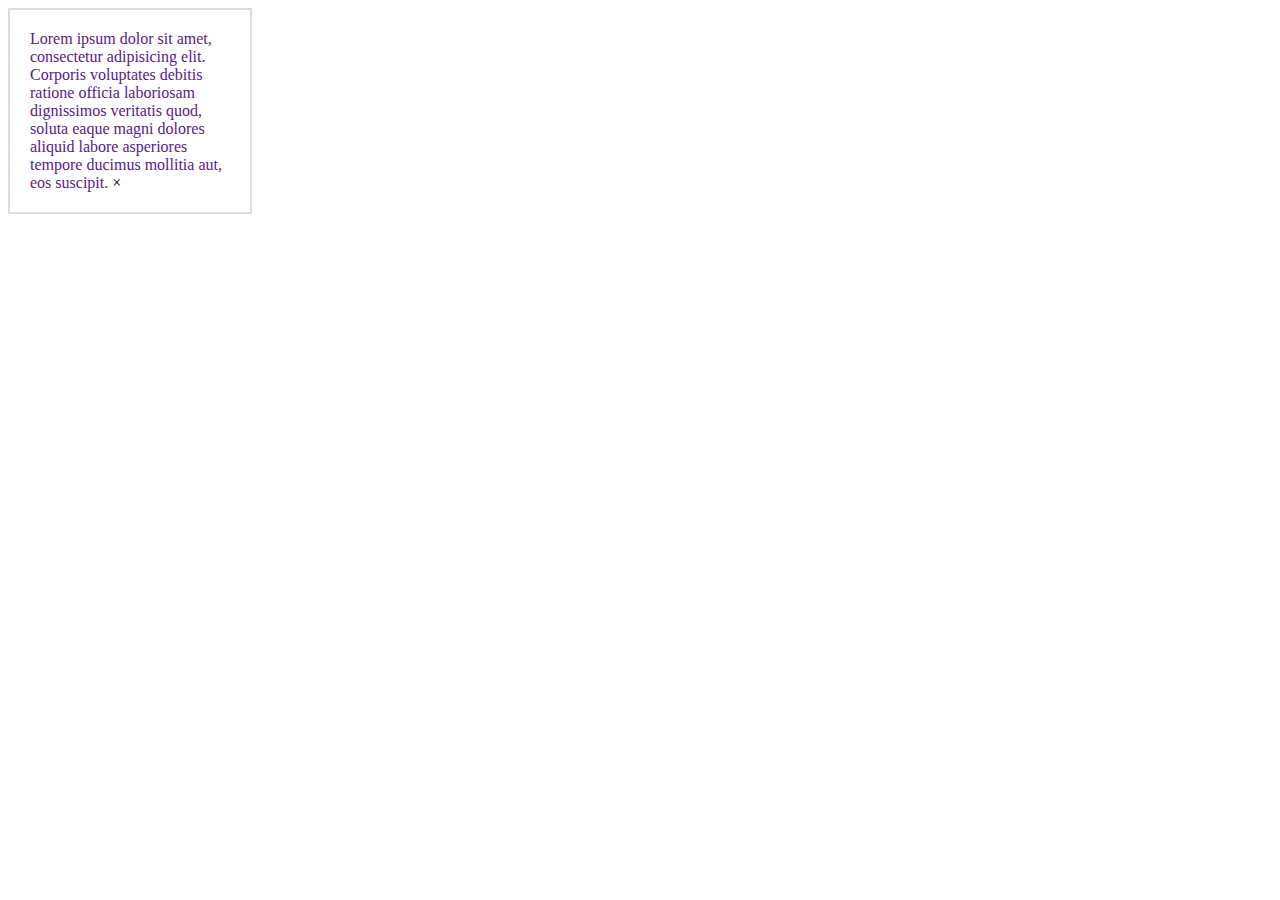
<file: test.html>
<!DOCTYPE html>
<html lang="en">
<head>
    <meta charset="UTF-8">
    <meta name="viewport" content="width=device-width, initial-scale=1.0">
    <title>Document</title>
</head>
<style>
    .card{
        width: 200px;
        padding: 20px;
        border: 2px solid gainsboro;
        transition: border 0.3s ease;
        cursor: pointer;
        user-select: none;
    }
    .card:hover{
        border-color: red;
    }
    .card a:focus{
        color: burlywood;
    }
    .card a{
        text-decoration: none;
    }
    .card:hover span{
        color: blue;
        font-size: 50px;
    }
</style>
<body>
    
    <div class="card">
         <a href="">
            Lorem ipsum dolor sit amet, consectetur adipisicing elit. Corporis voluptates debitis ratione officia laboriosam dignissimos veritatis quod, soluta eaque magni dolores aliquid labore asperiores tempore ducimus mollitia aut, eos suscipit.
         </a>
         <span>&times;</span>
    </div>

</body>
</html>
</file>
<file: style.css>
#nav{
    position: fixed;
    top: 0;
    width: 97%;
    padding: 10px 0;
    z-index: 1000;
}
#box5 .space{
    padding-left: 43px;
    margin-top: -5px;
    color: rgb(142,157,175);
    font-size: 14px;
    font-weight: 400;
}
#dropdown{
    box-shadow: 20px 20px 15px rgba(220, 223, 227, 0.142);
}
.dropdown:hover #dropdown{
    display: block;
}
#display span{
    font-size: 16px;
    font-weight: 400;
}
#display{
    width: 400px;
    height: 62px;
    padding-top: 7px;
}
#display #image{
    display: none;
}
#display:hover{
    background-color: rgb(243,249,252);
    border-radius: 10px;
}
#display:hover #image{
    display: inline-block;
}
#box6 #display, #box7 #display{
    width: 350px;
    height: 62px;
    padding-top: 7px;
}
#box6 .space, #box7 .space, #box8 .space{
    padding-left: 32px;
    /* margin-top: -5px; */
    color: rgb(142,157,175);
    font-size: 14px;
    font-weight: 400;
}
#box8 #display{
    width: 300px;
}
#pill{
    background-color: rgb(255,219,35);
    font-size: 11px;
    font-weight: 600;
    color: rgb(46,51,57);
}
#drop:hover{
    color: rgb(23,134,236);
}
#drop{
    font-size: 14px;
    font-weight: 400;
}
.text{
    color: rgb(142,157,175);
    font-size: 14px;
    font-weight: 400;
}
#display1 #bluecolor{
    font-size: 14px;
    font-weight: 500;
    color: rgb(68,141,236);
}
#display1 #span{
    font-size: 16px;
    font-weight: 400;
}
#drop:hover svg{
    fill: rgb(23,134,236);
}
#shadow{
    box-shadow: 15px 15px 20px rgb(243,243,243);
}
#display1 svg{
    display: none;
}
#display1{
    width: 400px;
}
#display1:hover svg{
    display: inline-block;
}
#box5 .vertical-line{
    width: 2px;
    height: 330px;
    background-color: rgb(228,228,228);
    margin-left: -5px;
}
#box6 .vertical-line{
    width: 1px;
    height: 330px;
    background-color: rgb(228,228,228);
    margin-left: -5px;
}
#box7 .vertical-line{
    width: 1px;
    height: 400px;
    background-color: rgb(228,228,228);
    margin-left: -5px;
}
#bluehover{
    font-size: 14px;
    font-weight: 600;
    color: black;
}
#bluehover:hover{
    color: rgb(23,134,236);
}
#bluehover:hover svg{
    fill: rgb(23,134,236);
}
#change{
    font-size: 14px;
    font-weight: 600;
    border: 2px solid black;
}
#change:hover{
    border-color: rgb(23,134,236);
    color: rgb(23,134,236);
}
.hero{
    background-image: url(/IMAGES/Home_Hero_R4_2x.webp);
    background-position: center;
    background-repeat: no-repeat;
    background-size: cover;
    height: 92vh;
    margin-top: 55px;
    margin-bottom: 80px;
    /* width: fit-content; */
    /* margin-left: 2em;
    margin-right: 1em; */
    border-radius: 30px;
}
body{
    margin-left: 2em;
    margin-right: 1em;
}
#button{
    background-color: rgb(255, 255, 255);
}
#herotext{
    padding: 0px 300px 0px 300px;
}
#herotext h1{
    font-size: 62px;
    font-weight: 600;
}
#bluebutton{
    background-color: rgb(43,45,49);
    color: white;
    padding: 12px 22px;
}
#bluebutton:hover{
    background-color: rgb(23,112,229);
}
.section2 img{
    padding: 20px 0px 50px 10px;
}
#arrow{
    margin-left: 200px;
    margin-top: 0px;
    background-color: rgb(43,45,49);
}
#box h5{
    font-size: 22px;
    font-weight: 600;
}
.section2 h2{
    font-size: 56px;
    font-weight: 600;
    padding-right: 550px;
    color: rgb(0,0,0);
}
.section2 .row{
    gap: 2em;
}
#box{
    border: 2px solid rgb(196,209,222);
    transition: border 0.3s ease;
    /* height: 350px; */
}
#box:hover{
    border-color: rgb(23,112,229);
}
#box:hover #arrow{
    background-color: rgb(23,112,229);
}
#box .card-text{
    font-size: 16px;
    font-weight: 400;
    color: rgb(43,45,49);
}
.card_content{
    height: 23vh;
}
#container{ 
    background-color: rgb(239,242,246);
    border-radius: 20px;
    height: 30vh;
}
#container .text1{
    padding-right: 250px;
}
#butt{
    width: 8em;
    font-weight: 600;
    padding: 10px 0px;
    border: 2px solid black;
}
.font{
    font-size: 16px;
    font-weight: 400;
    color: rgb(100,104,112);
    margin-top: -10px;
}
#font{
    font-size: 22px;
    font-weight: 600;
}
.spacing{
    padding-bottom: 80px;
}
#bluebutt{
    background-color: rgb(43,45,49);
    font-weight: 600;
    padding: 11px 22px ;
    font-size: 16px;
    font-weight: 600;
}
#bluebutt:hover{
    background-color: rgb(23,112,229);
}
#blueborder{
    border: 2px solid black;
    font-size: 16px;
    font-weight: 600;
    padding: 10px 22px;
}
#blueborder:hover{
    border-color: rgb(23,112,229);
}
.box{
    padding: 100px 0px 30px 0px;
}
.box h2{
    font-size: 56px;
    font-weight: 600;
    padding-right:400px;
}
.box h3{
    font-size: 32px;
    font-weight: 600;
}
.boxa{
    padding-right: 100px;
}
#numbers{
    padding-top: 230px;
}
.num{
    font-size: 72px;
    font-weight: 600;
    color: rgb(43,45,49);
}
.numtext{
    font-size: 16px;
    font-weight: 600;
    margin-top: -25px;
    color: rgb(85,87,112);
    /* width: 12vw; */
}
.numtext2{
    font-size: 16px;
    font-weight: 600;
    margin-top: -25px;
    color: rgb(85,87,112);
    width: 12vw;
}
#carda{
    border-radius: 17px;
    overflow: hidden;
    width: 420px;
    height: 530px;
    transition: background 0.3s ease;
    position: relative;
}
#cardimage{
    height: 52vh;
    position: relative;
    width: 100%;
    object-fit: cover;
    display: block;
    transition: opacity 0.3s ease;
}
#card-bodya{
    background-color: rgb(95,121,140);
}
.box-space{
    padding: 40px 0px 100px 0px;
}
.box-space .card-text{
    font-size: 20px;
    font-weight: 600;
    color: rgb(255,253,251);
    transition: color 0.3s ease;
}
#imgposition{
    position: absolute;
    top: 40px;
    left: 30px;
}
#carda::after{
    content: '';
    position: absolute;
    top: 0;
    left: 0;
    width: 100%;
    height: 100%;
    background: linear-gradient(135deg, #000000, #434343);
    opacity: 0;
    transition: opacity 0.3s ease;
    z-index: 2;
    border-radius: inherit;
}
.card-text, #cardimage{
    position: relative;
    z-index: 2;
}
#carda:hover::after{
    opacity: 0.3;
}
#carda:hover #cardimage{
    opacity: 0.2s;
}
.box-space .row{
    gap: 110px;
}
#card-bodyb{
    background-color: rgb(107,59,83);
}
#card-bodyc{
    background-color: rgb(57,94,74);
}
#sizing{
    border-radius: 20px;
}
#spaced{
    gap: 38px;
    padding-bottom: 60px;
}
#buttblue{
    border: 2px solid black;
    padding: 9px 22px;
    font-size: 16px;
    font-weight: 600;
}
#buttblue:hover{
    border-color: rgb(23,112,229);
    color: rgb(23,112,229);
}
.box1 p{
    font-size: 16px;
    font-weight: 400;
    color: rgb(43, 45, 49);
}
.box1 h4{
    font-size: 22px;
    font-weight: 600;
}
.width_box{
    width: 80%;
}
.width_box1{
    width: 85%;
}
.container1{
    padding-bottom: 100px;
}
.container1 h2{
    font-size: 56px;
    font-weight: 600;
    padding: 100px 500px 50px 0px;
    color: #000000;
}
#arrow1{
    background-color: rgb(43,45,49);
    margin-left: 430px;
    margin-bottom: 20px;
    height: 35px;
    width: 35px;
}
.container2{
    background-color: rgb(239,242,246);
    height: 100vh;
    margin-bottom: 120px;
    border-radius: 20px;
}
.box4{
    padding-top: 60px;
}
.box4 h2{
    font-size: 56px;
    font-weight: 600;
    padding: 0px 200px 50px 200px;
}
.container2 .card-title{
    font-size: 22px;
    font-weight: 600;
}
.container2 .card{
    width: 515px;
    border: 2px solid rgb(255,255,255);
    transition: border 0.3s ease;
}
#card_container{
    display: flex;
    justify-content: center;
    gap: 3em;
}
.container2 .card-text{
    padding-right: 45px;
}
.container2 .card:hover{
    border-color: rgb(23,112,229);
}
.container2 .card:hover #arrow1{
    background-color: rgb(23,112,229);
}
#mainlist{
    gap: 130px;
    padding-bottom: 70px;
}
#innerlist li{
    font-size: 14px;
    font-weight: 400;
}
#innerlist a{
    color: rgb(43,45,49);
}
#mainlist{
    font-size: 14px;
    font-weight: 600;
    display: flex;
}
#innerlist a:hover{
    color: rgb(90,141,237);
}
#lastlist a{
    font-size: 14px;
    font-weight: 400;
    color: rgb(43,45,49);
}
#lastlist a:hover{
    color: rgb(90,141,237);
}
#lastlist{
    gap: 20px;
}
#border a{
    padding-left: 10px;
}
#last-text{
    font-size: 14px;
    font-weight: 400;
    color: rgb(43,45,49);
    padding-bottom: 50px;
}
.accordion{
    display: none;
}
#card_container .height{
    height: 150px;
    padding-left: 15px;
}
@media screen and (max-width: 480px) {
    body{
    margin-left: 0em;
    margin-right: 0em;
}
#herotext{
    padding: 0px 10px 0px 10px;
}
#herotext h1{
    font-size: 40px;
    font-weight: 600;
}
.hero{
    height: 75vh;
    /* max-height: 100%; */
    margin-top: 55px;
    margin-bottom: 80px;
    /* width: 100%; */
    border-radius: 0px;
}
.section2{
    /* display: flex; */
}
.section2 .row{
    gap: 2em;
    display: flex;
    flex-direction: row;
    justify-content: center;
}
.section2 h2{
    font-size: 32px;
    font-weight: 600;
    padding-right: 0px;
    width: 90%;
    
}
.h2{
    display: flex;
    justify-content: center;
}
#button{
    margin-top: 70px;
}
#box{
    width: 350px !important;
}
#arrow{
    margin-left: 270px;
}
.section2 img{
    padding: 20px 0px 0px 0px;
}
.card_content{
    height: 13vh;
}
#container .text1{
    padding-right: 0px;
}
#butt{
    width: 8em;
    font-weight: 600;
    padding: 10px 0px;
    border: 3px solid black;
    margin-top: 0.5em;
}
.font{
    font-size: 18px;
    padding-right: 1.5em;
}
#font{
    font-size: 24px;
    padding-right: 0.2em;
}
.spacing{
    padding-bottom: 4em;
    display: flex;
    flex-direction: row;
    justify-content: center;
}
#container{
    border-radius: 20px;
    height: 65vh;
    width: 370px;
    padding: 0em 0em 0em 1.3em;
}
.box h2{
    font-size: 56px;
    font-weight: 600;
    padding-right: 0px;
}
#last-text{
    padding: 3em 0em 1em 1.7em;
}
#lastlist{
    display: flex;
    flex-direction: column;
    gap: 1em;
    padding-left: 1em;
}
#border a{
    border: none !important;
}
#mainlist{
    display: none;
}
.accordion{
    display: block;
    padding-bottom: 2.5em;
}
.container2 .card{
    width: 350px;
}
.container2 .card-text{
    padding-right: 5px;
}
#arrow1{
    margin-left: 270px;
    margin-bottom: 0px;
}
.container2{
    height: 105vh;
    margin-bottom: 0px;
    border-radius: 0px;
}
.box4 h2{
    font-size: 35px;
    padding: 0px 0px 30px 0px;
}
#card_container{
    display: flex;
    flex-direction: column;
    padding: 0em 1em 0em 1em;
    gap: 1.5em;
}
#card_container .height{
    height: 130px;
    padding-left: 5px;
}
.container1 h2{
    font-size: 35px;
    padding: 50px 0px 35px 0px;
}
.container1{
    padding-bottom: 30px;
    padding-right: 1em;
    padding-left: 1em;
}
.width_box{
    width: fit-content;
    word-break: keep-all;
}
.width_box1{
    width: 98%;
}
#spaced{
    gap: 0px;
    padding-bottom: 0px;
}
.box1{
    padding-bottom: 35px;
}
hr{
    margin: 0em 1em 0em 1em;
}
.box-space .row{
    gap: 1.5em;
}
#cardimage{
    height: 40vh;
}
.box-space .card-text{
    font-size: 24px;
    font-weight: 600;
    padding: 0em 0.5em;
}
.box-space{
    padding: 3em 1em 4em 1em;
}
#carda{
    width: 370px;
}
#numbers{
    padding-top: 1em;
}
.boxa{
    padding-right: 0px;
    padding-top: 2.5em;
}
#flex_direction{
    display: flex;
    flex-direction: column-reverse;
}
.box h2{
    font-size: 35px;
    padding-right: 0px;
    padding-bottom: 1em;
}
.box h3{
    font-size: 33px;
    padding: 0.8em 0em 0.6em 0em;
}
.box{
    padding: 4em 1em 1em 1em;
}
.numtext2{
    width: fit-content;
}
}
</file>
